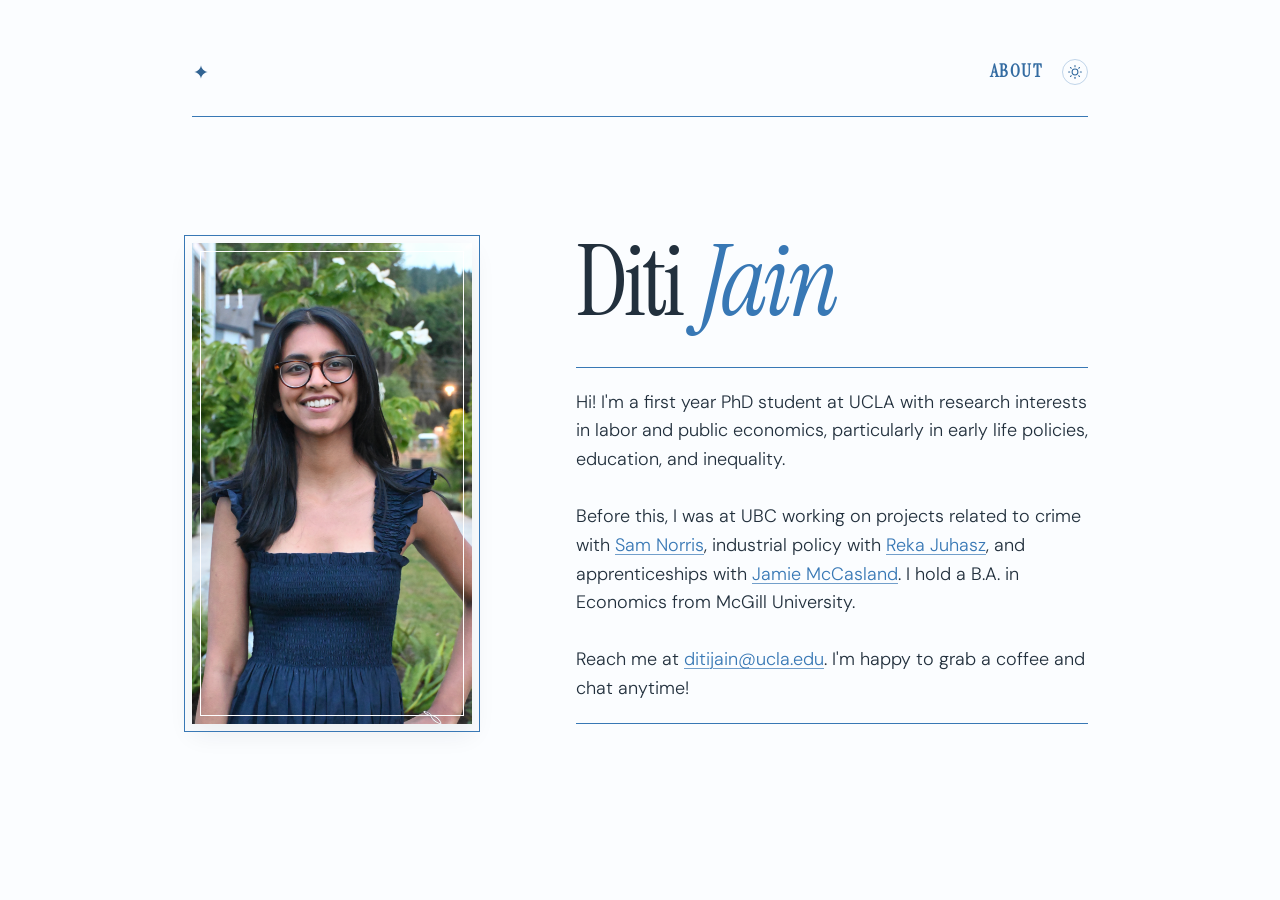
<file: index.html>
<!doctype html>
<html lang="en" data-theme="light">
<head>
  <meta charset="utf-8" />
  <meta name="viewport" content="width=device-width, initial-scale=1" />
  <title>Diti Jain</title>
  <link rel="icon" href="favicon.svg" type="image/svg+xml" />
  <link rel="preconnect" href="https://fonts.googleapis.com" />
  <link rel="preconnect" href="https://fonts.gstatic.com" crossorigin />
  <link
    href="https://fonts.googleapis.com/css2?family=Instrument+Serif:ital@0;1&family=DM+Sans:ital,opsz,wght@0,9..40,300;0,9..40,400;0,9..40,500;1,9..40,300&display=swap"
    rel="stylesheet"
  />
  <link rel="stylesheet" href="style.css" />
</head>
<body>
  <main class="site" id="top">
    <header class="site-header">
      <div class="site-motif" aria-hidden="true">
        <svg viewBox="0 0 32 32">
          <path d="M16 4C16.7 10.2 21.8 15.3 28 16C21.8 16.7 16.7 21.8 16 28C15.3 21.8 10.2 16.7 4 16C10.2 15.3 15.3 10.2 16 4Z" />
        </svg>
      </div>
      <nav class="site-nav" aria-label="Section navigation">
        <a href="#about">About</a>
      </nav>
      <button
        class="theme-toggle"
        onclick="toggleTheme()"
        id="theme-btn"
        aria-label="Switch to dark mode"
        title="Switch to dark mode"
      >
        <svg class="icon-moon" viewBox="0 0 24 24"><path d="M21 12.79A9 9 0 1 1 11.21 3 7 7 0 0 0 21 12.79z"/></svg>
        <svg class="icon-sun" viewBox="0 0 24 24"><circle cx="12" cy="12" r="5"/><line x1="12" y1="1" x2="12" y2="3"/><line x1="12" y1="21" x2="12" y2="23"/><line x1="4.22" y1="4.22" x2="5.64" y2="5.64"/><line x1="18.36" y1="18.36" x2="19.78" y2="19.78"/><line x1="1" y1="12" x2="3" y2="12"/><line x1="21" y1="12" x2="23" y2="12"/><line x1="4.22" y1="19.78" x2="5.64" y2="18.36"/><line x1="18.36" y1="5.64" x2="19.78" y2="4.22"/></svg>
      </button>
    </header>

    <section class="hero" id="about">
      <figure class="hero-portrait">
        <img src="portrait.jpg" alt="Portrait of Diti Jain" />
      </figure>

      <h1 class="hero-name">
        <span class="name-black">Diti</span>
        <span class="name-blue">Jain</span>
      </h1>

      <div class="hero-blurb">
        <p>
          Hi! I'm a first year PhD student at UCLA with research interests in labor and public economics,
          particularly in early life policies, education, and inequality.
        </p>
        <p>
          Before this, I was at UBC working on projects related to crime with
          <a href="https://www.samuel-norris.com" target="_blank" rel="noreferrer">Sam Norris</a>,
          industrial policy with
          <a href="https://www.rjuhasz.com" target="_blank" rel="noreferrer">Reka Juhasz</a>,
          and apprenticeships with
          <a href="https://sites.google.com/site/jamiemccasland" target="_blank" rel="noreferrer">Jamie McCasland</a>. I hold a B.A. in Economics from McGill University.
        </p>
        <p>
          Reach me at <a href="mailto:ditijain@ucla.edu">ditijain@ucla.edu</a>. I'm happy to grab a coffee and chat anytime!
        </p>
      </div>
    </section>
  </main>
  <script>
    function toggleTheme() {
      var html = document.documentElement;
      var isDark = html.getAttribute("data-theme") === "dark";
      html.setAttribute("data-theme", isDark ? "light" : "dark");
      var btn = document.getElementById("theme-btn");
      var label = isDark ? "Switch to dark mode" : "Switch to light mode";
      btn.setAttribute("aria-label", label);
      btn.setAttribute("title", label);
    }
  </script>
</body>
</html>
</file>
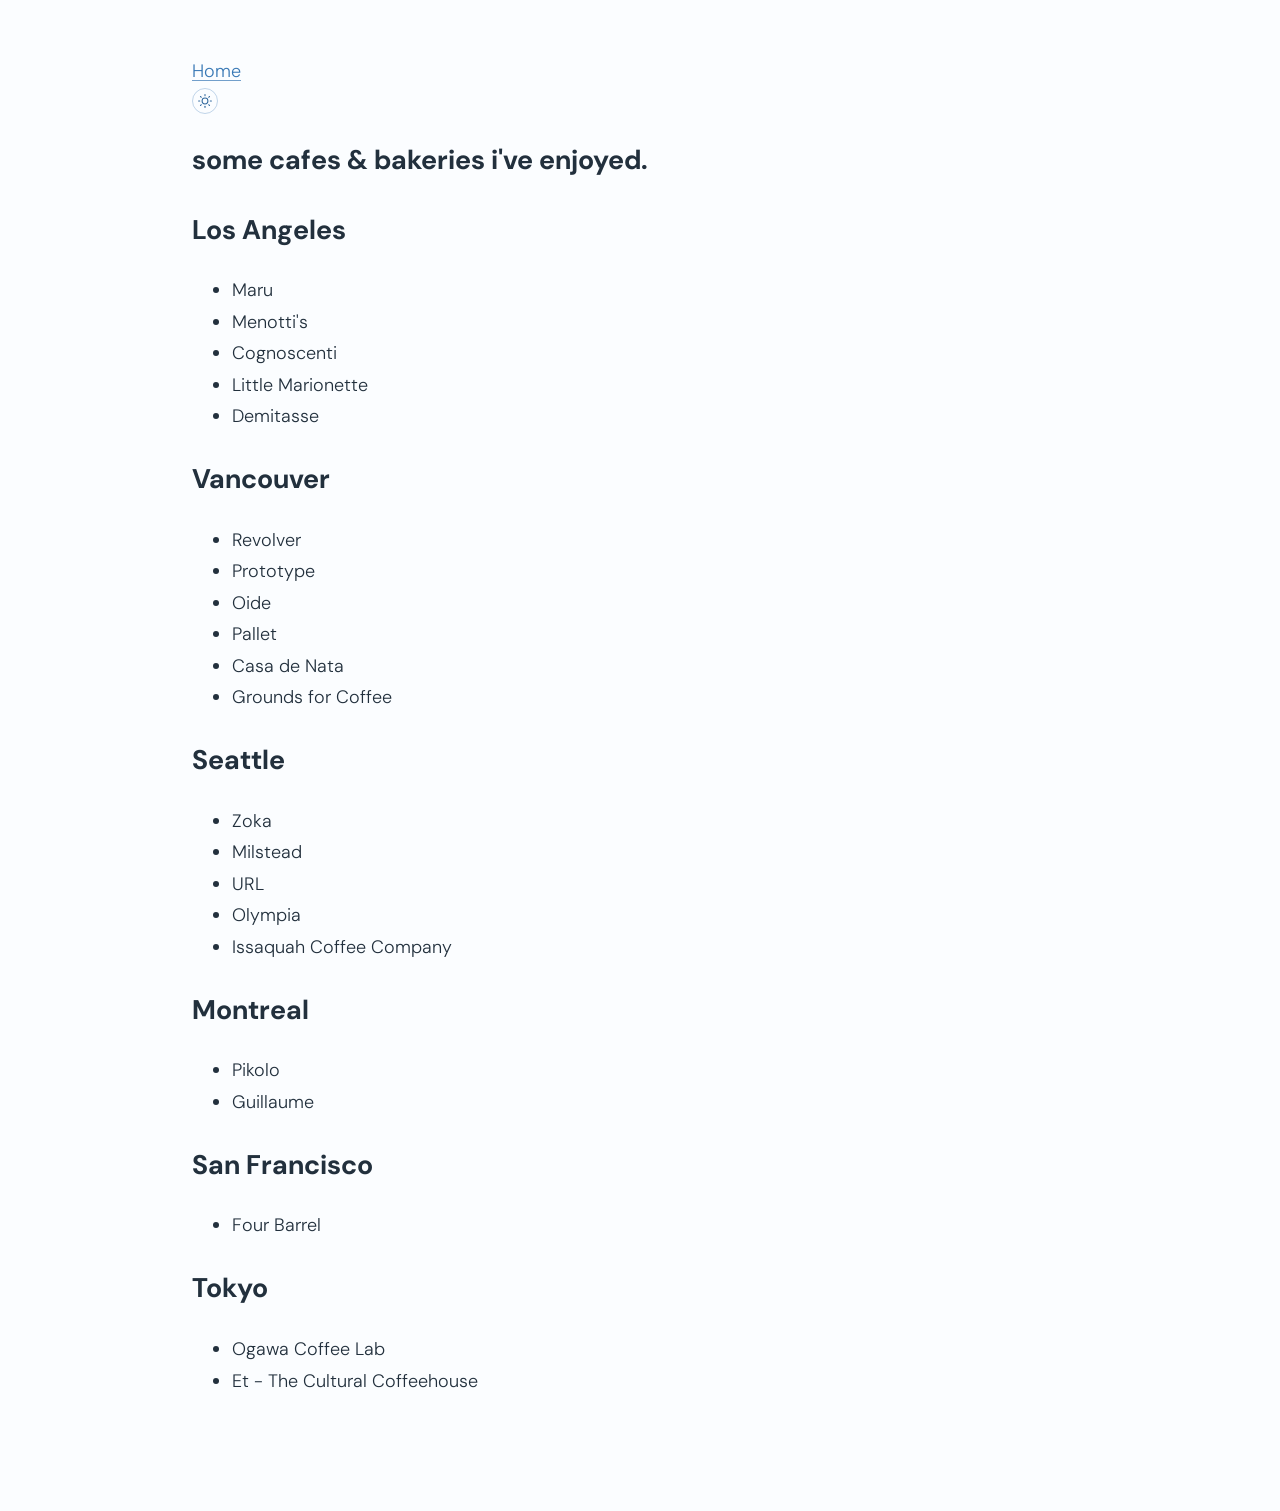
<file: coffee.html>
<!doctype html>
<html lang="en" data-theme="light">
<head>
  <meta charset="utf-8" />
  <meta name="viewport" content="width=device-width, initial-scale=1" />
  <title>Diti Jain</title>
  <link rel="icon" href="favicon.svg" type="image/svg+xml" />
  <link rel="preconnect" href="https://fonts.googleapis.com" />
  <link rel="preconnect" href="https://fonts.gstatic.com" crossorigin />
  <link
    href="https://fonts.googleapis.com/css2?family=Instrument+Serif:ital@0;1&family=DM+Sans:ital,opsz,wght@0,9..40,300;0,9..40,400;0,9..40,500;1,9..40,300&display=swap"
    rel="stylesheet"
  />
  <link rel="stylesheet" href="style.css" />
</head>
<body class="subpage">
  <main class="site">
    <header class="subpage-header">
      <a class="subpage-home" href="index.html">Home</a>
      <button
        class="theme-toggle"
        onclick="toggleTheme()"
        id="theme-btn"
        aria-label="Switch to dark mode"
        title="Switch to dark mode"
      >
        <svg class="icon-moon" viewBox="0 0 24 24"><path d="M21 12.79A9 9 0 1 1 11.21 3 7 7 0 0 0 21 12.79z"/></svg>
        <svg class="icon-sun" viewBox="0 0 24 24"><circle cx="12" cy="12" r="5"/><line x1="12" y1="1" x2="12" y2="3"/><line x1="12" y1="21" x2="12" y2="23"/><line x1="4.22" y1="4.22" x2="5.64" y2="5.64"/><line x1="18.36" y1="18.36" x2="19.78" y2="19.78"/><line x1="1" y1="12" x2="3" y2="12"/><line x1="21" y1="12" x2="23" y2="12"/><line x1="4.22" y1="19.78" x2="5.64" y2="18.36"/><line x1="18.36" y1="5.64" x2="19.78" y2="4.22"/></svg>
      </button>
    </header>

    <section class="coffee-page">
      <header class="coffee-heading">
        <h1 class="coffee-intro">
          <span>some cafes</span>
          <span class="coffee-intro-shift">& bakeries</span>
          <span>i've enjoyed.</span>
        </h1>
      </header>

      <div class="coffee-listing">
        <div class="coffee-grid">
          <section class="city-entry" id="los-angeles">
            <h2 class="city-name">Los Angeles</h2>
            <div class="city-detail">
              <div class="place-group">
                <ul class="place-list">
                  <li>Maru</li>
                  <li>Menotti's</li>
                  <li>Cognoscenti</li>
                  <li>Little Marionette</li>
                  <li>Demitasse</li>
                </ul>
              </div>
            </div>
          </section>

          <section class="city-entry" id="vancouver">
            <h2 class="city-name">Vancouver</h2>
            <div class="city-detail">
              <div class="place-group">
                <ul class="place-list">
                  <li>Revolver</li>
                  <li>Prototype</li>
                  <li>Oide</li>
                  <li>Pallet</li>
                  <li class="bakery-item">Casa de Nata</li>
                  <li class="bakery-item">Grounds for Coffee</li>
                </ul>
              </div>
            </div>
          </section>

          <section class="city-entry" id="seattle">
            <h2 class="city-name">Seattle</h2>
            <div class="city-detail">
              <div class="place-group">
                <ul class="place-list">
                  <li>Zoka</li>
                  <li>Milstead</li>
                  <li>URL</li>
                  <li>Olympia</li>
                  <li>Issaquah Coffee Company</li>
                </ul>
              </div>
            </div>
          </section>

          <section class="city-entry" id="montreal">
            <h2 class="city-name">Montreal</h2>
            <div class="city-detail">
              <div class="place-group">
                <ul class="place-list">
                  <li>Pikolo</li>
                  <li class="bakery-item">Guillaume</li>
                </ul>
              </div>
            </div>
          </section>

          <section class="city-entry" id="san-francisco">
            <h2 class="city-name">San Francisco</h2>
            <div class="city-detail">
              <div class="place-group">
                <ul class="place-list">
                  <li>Four Barrel</li>
                </ul>
              </div>
            </div>
          </section>

          <section class="city-entry" id="tokyo">
            <h2 class="city-name">Tokyo</h2>
            <div class="city-detail">
              <div class="place-group">
                <ul class="place-list">
                  <li>Ogawa Coffee Lab</li>
                  <li>Et - The Cultural Coffeehouse</li>
                </ul>
              </div>
            </div>
          </section>
        </div>
      </div>
    </section>
  </main>

  <script>
    function toggleTheme() {
      var html = document.documentElement;
      var isDark = html.getAttribute("data-theme") === "dark";
      html.setAttribute("data-theme", isDark ? "light" : "dark");
      var btn = document.getElementById("theme-btn");
      var label = isDark ? "Switch to dark mode" : "Switch to light mode";
      btn.setAttribute("aria-label", label);
      btn.setAttribute("title", label);
    }
  </script>
</body>
</html>
</file>
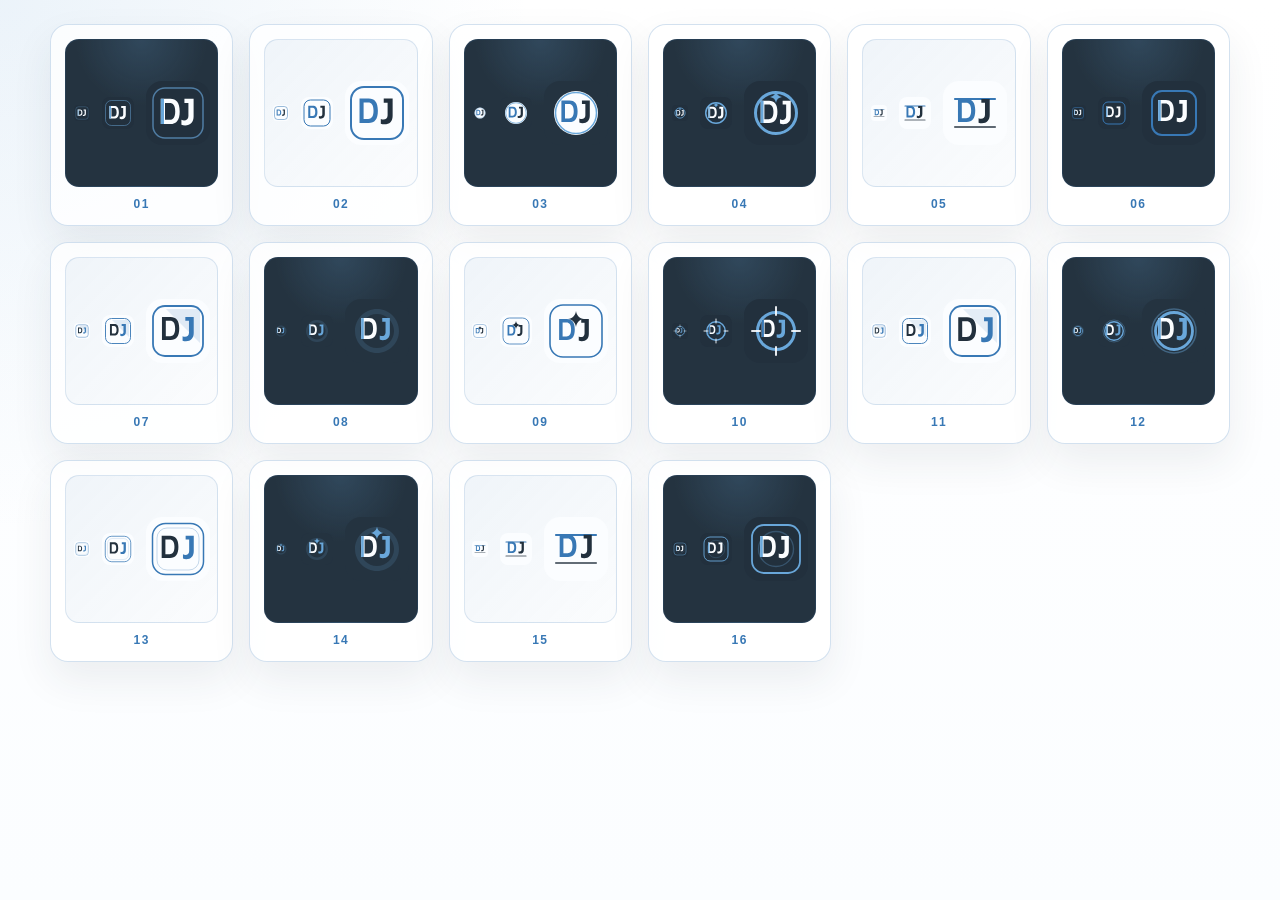
<file: favicon-mockups.html>
<!doctype html>
<html lang="en" data-theme="light">
<head>
  <meta charset="utf-8" />
  <meta name="viewport" content="width=device-width, initial-scale=1" />
  <title>Favicon Mockups</title>
  <style>
    :root {
      --bg: #fbfdff;
      --text: #22303d;
      --accent: #3878b5;
      --line: rgba(56, 120, 181, 0.22);
      --panel: rgba(255, 255, 255, 0.78);
      --shadow: 0 18px 40px rgba(34, 48, 61, 0.08);
    }

    * {
      box-sizing: border-box;
    }

    body {
      margin: 0;
      min-height: 100vh;
      background:
        radial-gradient(circle at top left, rgba(95, 158, 212, 0.12), transparent 34%),
        linear-gradient(180deg, #ffffff, var(--bg));
      color: var(--text);
      font-family: ui-sans-serif, -apple-system, BlinkMacSystemFont, "Segoe UI", sans-serif;
    }

    .page {
      width: min(1180px, calc(100% - 32px));
      margin: 0 auto;
      padding: 24px 0 40px;
    }

    .grid {
      display: grid;
      grid-template-columns: repeat(auto-fit, minmax(180px, 1fr));
      gap: 16px;
    }

    .card {
      padding: 14px;
      border: 1px solid var(--line);
      border-radius: 18px;
      background: var(--panel);
      box-shadow: var(--shadow);
    }

    .swatch {
      display: grid;
      place-items: center;
      min-height: 148px;
      border-radius: 14px;
      background:
        linear-gradient(135deg, rgba(56, 120, 181, 0.08), rgba(56, 120, 181, 0.02)),
        #ffffff;
      border: 1px solid rgba(56, 120, 181, 0.16);
    }

    .swatch.dark {
      background:
        radial-gradient(circle at top, rgba(105, 167, 218, 0.18), transparent 40%),
        #243340;
    }

    .sizes {
      display: flex;
      align-items: center;
      justify-content: center;
      gap: 12px;
    }

    .sizes img {
      display: block;
    }

    .sizes img:nth-child(1) {
      width: 16px;
      height: 16px;
    }

    .sizes img:nth-child(2) {
      width: 32px;
      height: 32px;
    }

    .sizes img:nth-child(3) {
      width: 64px;
      height: 64px;
    }

    .index {
      margin: 10px 0 0;
      color: var(--accent);
      font-size: 12px;
      font-weight: 600;
      letter-spacing: 0.12em;
      text-align: center;
    }
  </style>
</head>
<body>
  <main class="page">
    <section class="grid" aria-label="Favicon mockups">
      <article class="card">
        <div class="swatch dark">
          <div class="sizes">
            <img src="favicons/favicon-option-01.svg" alt="Favicon option 01 at 16 pixels" />
            <img src="favicons/favicon-option-01.svg" alt="Favicon option 01 at 32 pixels" />
            <img src="favicons/favicon-option-01.svg" alt="Favicon option 01 at 64 pixels" />
          </div>
        </div>
        <div class="index">01</div>
      </article>

      <article class="card">
        <div class="swatch">
          <div class="sizes">
            <img src="favicons/favicon-option-02.svg" alt="Favicon option 02 at 16 pixels" />
            <img src="favicons/favicon-option-02.svg" alt="Favicon option 02 at 32 pixels" />
            <img src="favicons/favicon-option-02.svg" alt="Favicon option 02 at 64 pixels" />
          </div>
        </div>
        <div class="index">02</div>
      </article>

      <article class="card">
        <div class="swatch dark">
          <div class="sizes">
            <img src="favicons/favicon-option-03.svg" alt="Favicon option 03 at 16 pixels" />
            <img src="favicons/favicon-option-03.svg" alt="Favicon option 03 at 32 pixels" />
            <img src="favicons/favicon-option-03.svg" alt="Favicon option 03 at 64 pixels" />
          </div>
        </div>
        <div class="index">03</div>
      </article>

      <article class="card">
        <div class="swatch dark">
          <div class="sizes">
            <img src="favicons/favicon-option-04.svg" alt="Favicon option 04 at 16 pixels" />
            <img src="favicons/favicon-option-04.svg" alt="Favicon option 04 at 32 pixels" />
            <img src="favicons/favicon-option-04.svg" alt="Favicon option 04 at 64 pixels" />
          </div>
        </div>
        <div class="index">04</div>
      </article>

      <article class="card">
        <div class="swatch">
          <div class="sizes">
            <img src="favicons/favicon-option-05.svg" alt="Favicon option 05 at 16 pixels" />
            <img src="favicons/favicon-option-05.svg" alt="Favicon option 05 at 32 pixels" />
            <img src="favicons/favicon-option-05.svg" alt="Favicon option 05 at 64 pixels" />
          </div>
        </div>
        <div class="index">05</div>
      </article>

      <article class="card">
        <div class="swatch dark">
          <div class="sizes">
            <img src="favicons/favicon-option-06.svg" alt="Favicon option 06 at 16 pixels" />
            <img src="favicons/favicon-option-06.svg" alt="Favicon option 06 at 32 pixels" />
            <img src="favicons/favicon-option-06.svg" alt="Favicon option 06 at 64 pixels" />
          </div>
        </div>
        <div class="index">06</div>
      </article>

      <article class="card">
        <div class="swatch">
          <div class="sizes">
            <img src="favicons/favicon-option-07.svg" alt="Favicon option 07 at 16 pixels" />
            <img src="favicons/favicon-option-07.svg" alt="Favicon option 07 at 32 pixels" />
            <img src="favicons/favicon-option-07.svg" alt="Favicon option 07 at 64 pixels" />
          </div>
        </div>
        <div class="index">07</div>
      </article>

      <article class="card">
        <div class="swatch dark">
          <div class="sizes">
            <img src="favicons/favicon-option-08.svg" alt="Favicon option 08 at 16 pixels" />
            <img src="favicons/favicon-option-08.svg" alt="Favicon option 08 at 32 pixels" />
            <img src="favicons/favicon-option-08.svg" alt="Favicon option 08 at 64 pixels" />
          </div>
        </div>
        <div class="index">08</div>
      </article>

      <article class="card">
        <div class="swatch">
          <div class="sizes">
            <img src="favicons/favicon-option-09.svg" alt="Favicon option 09 at 16 pixels" />
            <img src="favicons/favicon-option-09.svg" alt="Favicon option 09 at 32 pixels" />
            <img src="favicons/favicon-option-09.svg" alt="Favicon option 09 at 64 pixels" />
          </div>
        </div>
        <div class="index">09</div>
      </article>

      <article class="card">
        <div class="swatch dark">
          <div class="sizes">
            <img src="favicons/favicon-option-10.svg" alt="Favicon option 10 at 16 pixels" />
            <img src="favicons/favicon-option-10.svg" alt="Favicon option 10 at 32 pixels" />
            <img src="favicons/favicon-option-10.svg" alt="Favicon option 10 at 64 pixels" />
          </div>
        </div>
        <div class="index">10</div>
      </article>

      <article class="card">
        <div class="swatch">
          <div class="sizes">
            <img src="favicons/favicon-option-11.svg" alt="Favicon option 11 at 16 pixels" />
            <img src="favicons/favicon-option-11.svg" alt="Favicon option 11 at 32 pixels" />
            <img src="favicons/favicon-option-11.svg" alt="Favicon option 11 at 64 pixels" />
          </div>
        </div>
        <div class="index">11</div>
      </article>

      <article class="card">
        <div class="swatch dark">
          <div class="sizes">
            <img src="favicons/favicon-option-12.svg" alt="Favicon option 12 at 16 pixels" />
            <img src="favicons/favicon-option-12.svg" alt="Favicon option 12 at 32 pixels" />
            <img src="favicons/favicon-option-12.svg" alt="Favicon option 12 at 64 pixels" />
          </div>
        </div>
        <div class="index">12</div>
      </article>

      <article class="card">
        <div class="swatch">
          <div class="sizes">
            <img src="favicons/favicon-option-13.svg" alt="Favicon option 13 at 16 pixels" />
            <img src="favicons/favicon-option-13.svg" alt="Favicon option 13 at 32 pixels" />
            <img src="favicons/favicon-option-13.svg" alt="Favicon option 13 at 64 pixels" />
          </div>
        </div>
        <div class="index">13</div>
      </article>

      <article class="card">
        <div class="swatch dark">
          <div class="sizes">
            <img src="favicons/favicon-option-14.svg" alt="Favicon option 14 at 16 pixels" />
            <img src="favicons/favicon-option-14.svg" alt="Favicon option 14 at 32 pixels" />
            <img src="favicons/favicon-option-14.svg" alt="Favicon option 14 at 64 pixels" />
          </div>
        </div>
        <div class="index">14</div>
      </article>

      <article class="card">
        <div class="swatch">
          <div class="sizes">
            <img src="favicons/favicon-option-15.svg" alt="Favicon option 15 at 16 pixels" />
            <img src="favicons/favicon-option-15.svg" alt="Favicon option 15 at 32 pixels" />
            <img src="favicons/favicon-option-15.svg" alt="Favicon option 15 at 64 pixels" />
          </div>
        </div>
        <div class="index">15</div>
      </article>

      <article class="card">
        <div class="swatch dark">
          <div class="sizes">
            <img src="favicons/favicon-option-16.svg" alt="Favicon option 16 at 16 pixels" />
            <img src="favicons/favicon-option-16.svg" alt="Favicon option 16 at 32 pixels" />
            <img src="favicons/favicon-option-16.svg" alt="Favicon option 16 at 64 pixels" />
          </div>
        </div>
        <div class="index">16</div>
      </article>
    </section>
  </main>
</body>
</html>
</file>
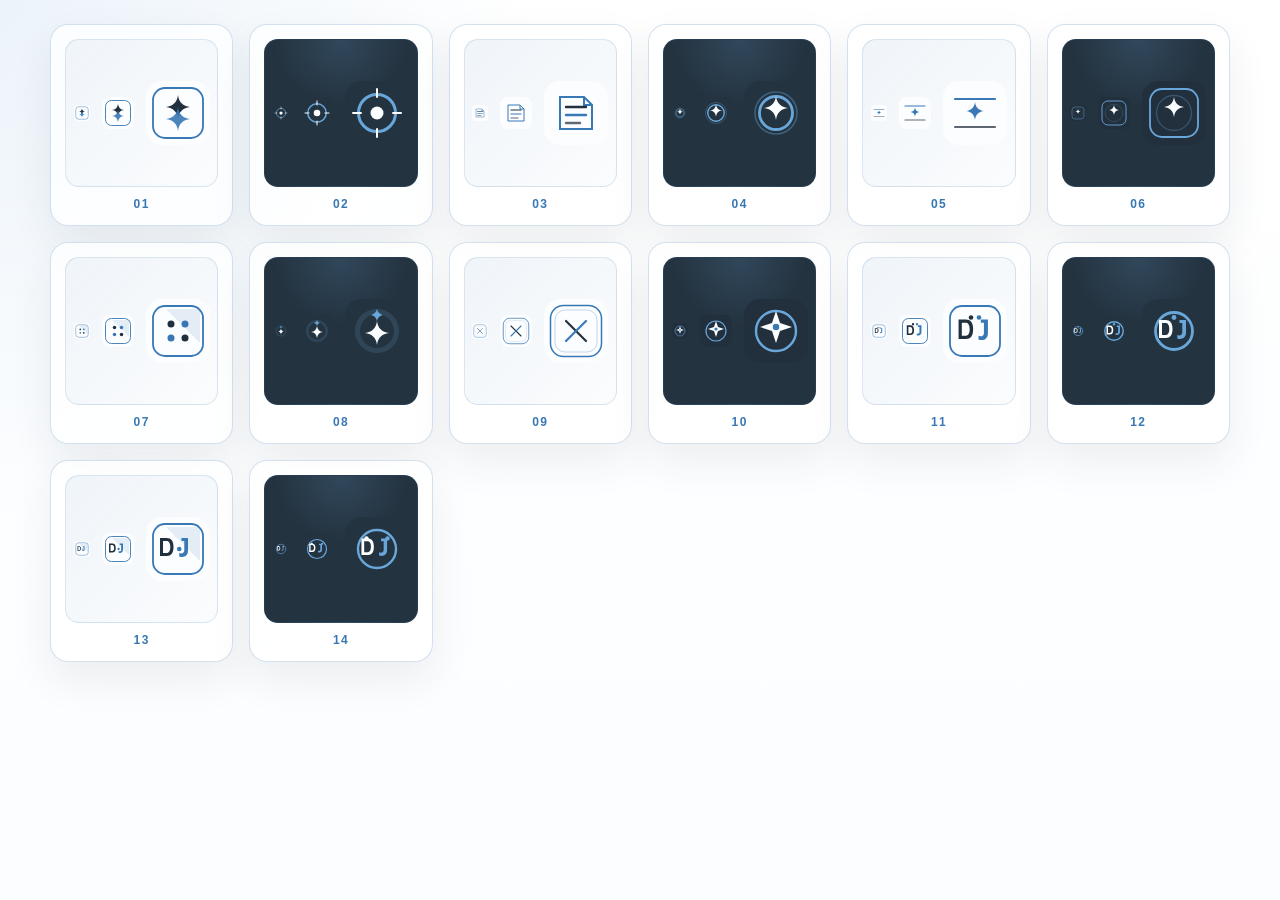
<file: favicon-motifs.html>
<!doctype html>
<html lang="en">
<head>
  <meta charset="utf-8" />
  <meta name="viewport" content="width=device-width, initial-scale=1" />
  <title>Favicon Motifs</title>
  <style>
    :root {
      --bg: #fbfdff;
      --accent: #3878b5;
      --line: rgba(56, 120, 181, 0.22);
      --panel: rgba(255, 255, 255, 0.78);
      --shadow: 0 18px 40px rgba(34, 48, 61, 0.08);
    }

    * {
      box-sizing: border-box;
    }

    body {
      margin: 0;
      min-height: 100vh;
      background:
        radial-gradient(circle at top left, rgba(95, 158, 212, 0.12), transparent 34%),
        linear-gradient(180deg, #ffffff, var(--bg));
      font-family: ui-sans-serif, -apple-system, BlinkMacSystemFont, "Segoe UI", sans-serif;
    }

    .page {
      width: min(1180px, calc(100% - 32px));
      margin: 0 auto;
      padding: 24px 0 40px;
    }

    .grid {
      display: grid;
      grid-template-columns: repeat(auto-fit, minmax(180px, 1fr));
      gap: 16px;
    }

    .card {
      padding: 14px;
      border: 1px solid var(--line);
      border-radius: 18px;
      background: var(--panel);
      box-shadow: var(--shadow);
    }

    .swatch {
      display: grid;
      place-items: center;
      min-height: 148px;
      border-radius: 14px;
      background:
        linear-gradient(135deg, rgba(56, 120, 181, 0.08), rgba(56, 120, 181, 0.02)),
        #ffffff;
      border: 1px solid rgba(56, 120, 181, 0.16);
    }

    .swatch.dark {
      background:
        radial-gradient(circle at top, rgba(105, 167, 218, 0.18), transparent 40%),
        #243340;
    }

    .sizes {
      display: flex;
      align-items: center;
      justify-content: center;
      gap: 12px;
    }

    .sizes img {
      display: block;
    }

    .sizes img:nth-child(1) {
      width: 16px;
      height: 16px;
    }

    .sizes img:nth-child(2) {
      width: 32px;
      height: 32px;
    }

    .sizes img:nth-child(3) {
      width: 64px;
      height: 64px;
    }

    .index {
      margin: 10px 0 0;
      color: var(--accent);
      font-size: 12px;
      font-weight: 600;
      letter-spacing: 0.12em;
      text-align: center;
    }
  </style>
</head>
<body>
  <main class="page">
    <section class="grid" aria-label="Favicon motifs">
      <article class="card">
        <div class="swatch">
          <div class="sizes">
            <img src="favicons/motif-option-01.svg" alt="Motif option 01 at 16 pixels" />
            <img src="favicons/motif-option-01.svg" alt="Motif option 01 at 32 pixels" />
            <img src="favicons/motif-option-01.svg" alt="Motif option 01 at 64 pixels" />
          </div>
        </div>
        <div class="index">01</div>
      </article>

      <article class="card">
        <div class="swatch dark">
          <div class="sizes">
            <img src="favicons/motif-option-02.svg" alt="Motif option 02 at 16 pixels" />
            <img src="favicons/motif-option-02.svg" alt="Motif option 02 at 32 pixels" />
            <img src="favicons/motif-option-02.svg" alt="Motif option 02 at 64 pixels" />
          </div>
        </div>
        <div class="index">02</div>
      </article>

      <article class="card">
        <div class="swatch">
          <div class="sizes">
            <img src="favicons/motif-option-03.svg" alt="Motif option 03 at 16 pixels" />
            <img src="favicons/motif-option-03.svg" alt="Motif option 03 at 32 pixels" />
            <img src="favicons/motif-option-03.svg" alt="Motif option 03 at 64 pixels" />
          </div>
        </div>
        <div class="index">03</div>
      </article>

      <article class="card">
        <div class="swatch dark">
          <div class="sizes">
            <img src="favicons/motif-option-04.svg" alt="Motif option 04 at 16 pixels" />
            <img src="favicons/motif-option-04.svg" alt="Motif option 04 at 32 pixels" />
            <img src="favicons/motif-option-04.svg" alt="Motif option 04 at 64 pixels" />
          </div>
        </div>
        <div class="index">04</div>
      </article>

      <article class="card">
        <div class="swatch">
          <div class="sizes">
            <img src="favicons/motif-option-05.svg" alt="Motif option 05 at 16 pixels" />
            <img src="favicons/motif-option-05.svg" alt="Motif option 05 at 32 pixels" />
            <img src="favicons/motif-option-05.svg" alt="Motif option 05 at 64 pixels" />
          </div>
        </div>
        <div class="index">05</div>
      </article>

      <article class="card">
        <div class="swatch dark">
          <div class="sizes">
            <img src="favicons/motif-option-06.svg" alt="Motif option 06 at 16 pixels" />
            <img src="favicons/motif-option-06.svg" alt="Motif option 06 at 32 pixels" />
            <img src="favicons/motif-option-06.svg" alt="Motif option 06 at 64 pixels" />
          </div>
        </div>
        <div class="index">06</div>
      </article>

      <article class="card">
        <div class="swatch">
          <div class="sizes">
            <img src="favicons/motif-option-07.svg" alt="Motif option 07 at 16 pixels" />
            <img src="favicons/motif-option-07.svg" alt="Motif option 07 at 32 pixels" />
            <img src="favicons/motif-option-07.svg" alt="Motif option 07 at 64 pixels" />
          </div>
        </div>
        <div class="index">07</div>
      </article>

      <article class="card">
        <div class="swatch dark">
          <div class="sizes">
            <img src="favicons/motif-option-08.svg" alt="Motif option 08 at 16 pixels" />
            <img src="favicons/motif-option-08.svg" alt="Motif option 08 at 32 pixels" />
            <img src="favicons/motif-option-08.svg" alt="Motif option 08 at 64 pixels" />
          </div>
        </div>
        <div class="index">08</div>
      </article>

      <article class="card">
        <div class="swatch">
          <div class="sizes">
            <img src="favicons/motif-option-09.svg" alt="Motif option 09 at 16 pixels" />
            <img src="favicons/motif-option-09.svg" alt="Motif option 09 at 32 pixels" />
            <img src="favicons/motif-option-09.svg" alt="Motif option 09 at 64 pixels" />
          </div>
        </div>
        <div class="index">09</div>
      </article>

      <article class="card">
        <div class="swatch dark">
          <div class="sizes">
            <img src="favicons/motif-option-10.svg" alt="Motif option 10 at 16 pixels" />
            <img src="favicons/motif-option-10.svg" alt="Motif option 10 at 32 pixels" />
            <img src="favicons/motif-option-10.svg" alt="Motif option 10 at 64 pixels" />
          </div>
        </div>
        <div class="index">10</div>
      </article>

      <article class="card">
        <div class="swatch">
          <div class="sizes">
            <img src="favicons/motif-option-11.svg" alt="Motif option 11 at 16 pixels" />
            <img src="favicons/motif-option-11.svg" alt="Motif option 11 at 32 pixels" />
            <img src="favicons/motif-option-11.svg" alt="Motif option 11 at 64 pixels" />
          </div>
        </div>
        <div class="index">11</div>
      </article>

      <article class="card">
        <div class="swatch dark">
          <div class="sizes">
            <img src="favicons/motif-option-12.svg" alt="Motif option 12 at 16 pixels" />
            <img src="favicons/motif-option-12.svg" alt="Motif option 12 at 32 pixels" />
            <img src="favicons/motif-option-12.svg" alt="Motif option 12 at 64 pixels" />
          </div>
        </div>
        <div class="index">12</div>
      </article>

      <article class="card">
        <div class="swatch">
          <div class="sizes">
            <img src="favicons/motif-option-13.svg" alt="Motif option 13 at 16 pixels" />
            <img src="favicons/motif-option-13.svg" alt="Motif option 13 at 32 pixels" />
            <img src="favicons/motif-option-13.svg" alt="Motif option 13 at 64 pixels" />
          </div>
        </div>
        <div class="index">13</div>
      </article>

      <article class="card">
        <div class="swatch dark">
          <div class="sizes">
            <img src="favicons/motif-option-14.svg" alt="Motif option 14 at 16 pixels" />
            <img src="favicons/motif-option-14.svg" alt="Motif option 14 at 32 pixels" />
            <img src="favicons/motif-option-14.svg" alt="Motif option 14 at 64 pixels" />
          </div>
        </div>
        <div class="index">14</div>
      </article>
    </section>
  </main>
</body>
</html>
</file>
<file: style.css>
:root {
  --page-width: 1000px;
  --bg: #fbfdff;
  --text: #22303d;
  --accent: #3878b5;
  --accent-hover: #3878b5;
  --accent-hover-soft: rgba(113, 165, 208, 0.24);
  --line: rgba(56, 120, 181, 0.34);
  --shadow: 0 10px 24px rgba(30, 42, 53, 0.07);
  --serif: "Instrument Serif", serif;
  --sans: "DM Sans", sans-serif;
}

[data-theme="dark"] {
  --bg: #243340;
  --text: #eef5fb;
  --accent: #5f9ed4;
  --accent-hover: #69a7da;
  --accent-hover-soft: rgba(105, 167, 218, 0.28);
  --line: rgba(95, 158, 212, 0.4);
  --shadow: 0 10px 24px rgba(0, 0, 0, 0.22);
}

* {
  box-sizing: border-box;
}

html {
  scroll-behavior: smooth;
}

body {
  margin: 0;
  min-height: 100vh;
  background: var(--bg);
  color: var(--text);
  font-family: var(--sans);
  font-size: 18px;
  line-height: 1.75;
  font-weight: 300;
  -webkit-font-smoothing: antialiased;
  text-rendering: optimizeLegibility;
  transition: background 0.3s ease, color 0.3s ease;
}

a {
  color: var(--accent);
  text-decoration-line: underline;
  text-decoration-thickness: 1px;
  text-underline-offset: 0.16em;
  text-decoration-color: color-mix(in srgb, currentColor 70%, transparent);
  transition: color 0.2s ease, text-decoration-color 0.2s ease, background-size 0.2s ease;
}

a:hover {
  color: var(--accent-hover);
  text-decoration-color: currentColor;
}

img {
  display: block;
  max-width: 100%;
}

.site {
  width: min(100%, var(--page-width));
  margin: 0 auto;
  padding: 56px 52px 96px;
}

.site-header {
  display: flex;
  justify-content: flex-end;
  align-items: center;
  gap: 20px;
  padding: 0 0 28px;
  border-bottom: 1.5px solid var(--accent);
}

.site-motif {
  display: flex;
  align-items: center;
  justify-content: center;
  width: 18px;
  height: 18px;
  color: color-mix(in srgb, var(--accent) 72%, var(--text) 28%);
}

.site-motif svg {
  width: 100%;
  height: 100%;
  fill: currentColor;
}

.site-nav {
  display: flex;
  flex-wrap: wrap;
  gap: 20px;
  margin-left: auto;
  justify-content: flex-end;
}

.site-nav a {
  font-family: var(--serif);
  font-size: 18px;
  font-weight: 700;
  letter-spacing: 0.08em;
  text-transform: uppercase;
  color: color-mix(in srgb, var(--accent) 84%, var(--text) 16%);
  text-decoration: none;
}

.site-nav a:hover {
  color: var(--accent-hover);
}

.theme-toggle {
  background: none;
  border: 1px solid color-mix(in srgb, var(--accent) 30%, transparent);
  border-radius: 999px;
  cursor: pointer;
  padding: 5px;
  color: color-mix(in srgb, var(--accent) 82%, var(--text) 18%);
  display: flex;
  align-items: center;
  justify-content: center;
  transition: color 0.2s ease, border-color 0.2s ease, background-color 0.2s ease;
  flex-shrink: 0;
}

.theme-toggle:hover {
  color: var(--accent-hover);
  border-color: color-mix(in srgb, var(--accent-hover) 45%, transparent);
  background: color-mix(in srgb, var(--accent-hover) 7%, transparent);
}

.theme-toggle:focus-visible {
  outline: 2px solid var(--accent);
  outline-offset: 4px;
}

.theme-toggle svg {
  width: 14px;
  height: 14px;
  stroke: currentColor;
  fill: none;
  stroke-width: 1.8;
  stroke-linecap: round;
  stroke-linejoin: round;
}

.icon-moon {
  display: none;
}

.icon-sun {
  display: block;
}

[data-theme="dark"] .icon-moon {
  display: block;
}

[data-theme="dark"] .icon-sun {
  display: none;
}

.hero {
  display: grid;
  grid-template-columns: 300px minmax(0, 1fr);
  grid-template-areas:
    "portrait name"
    "portrait blurb";
  gap: 40px 84px;
  padding: 120px 0 0;
  align-items: start;
}

.hero-name {
  grid-area: name;
  margin: 0;
  display: flex;
  gap: 20px;
  align-items: baseline;
  font-family: var(--serif);
  font-size: clamp(72px, 8vw, 98px);
  font-weight: 400;
  line-height: 0.92;
  letter-spacing: -0.04em;
}

.name-black {
  color: var(--text);
}

.name-blue {
  color: var(--accent);
  font-style: italic;
}

.hero-portrait {
  grid-area: portrait;
  position: relative;
  align-self: stretch;
  margin: 6px 0 0;
  width: 280px;
  padding: 0;
  box-shadow: var(--shadow);
}

.hero-portrait::before {
  content: "";
  position: absolute;
  inset: -8px;
  border: 1px solid var(--accent);
  pointer-events: none;
}

.hero-portrait::after {
  content: "";
  position: absolute;
  inset: 8px;
  border: 1px solid #ffffff;
  pointer-events: none;
}

.hero-portrait img {
  width: 100%;
  height: 100%;
  object-fit: cover;
}

.hero-blurb {
  grid-area: blurb;
  align-self: end;
  padding: 20px 0;
  border-top: 1.5px solid var(--accent);
  border-bottom: 1.5px solid var(--accent);
  max-width: 650px;
  font-size: 18px;
  line-height: 1.6;
}

.hero-blurb a {
  display: inline;
  padding: 0 0.08em;
  margin: 0 -0.08em;
  border-radius: 0.08em;
  background-image: linear-gradient(var(--accent-hover-soft), var(--accent-hover-soft));
  background-repeat: no-repeat;
  background-size: 100% 0;
  background-position: 0 92%;
}

.hero-blurb a:hover,
.hero-blurb a:focus-visible {
  color: var(--accent-hover);
  background-size: 100% 1.05em;
  outline: none;
}

.hero-blurb p {
  margin: 0;
}

.hero-blurb p + p {
  margin-top: 28px;
}

@media (max-width: 860px) {
  .site {
    padding: 28px 24px 72px;
  }

  .site-header {
    padding-bottom: 24px;
  }

  .hero {
    grid-template-columns: 1fr;
    grid-template-areas:
      "name"
      "portrait"
      "blurb";
    gap: 36px;
    padding-top: 44px;
  }

  .hero-name {
    font-size: clamp(54px, 15vw, 72px);
    justify-content: center;
    margin-bottom: 0;
  }

  .hero-portrait {
    width: min(50vw, 220px);
    margin: 0 auto;
  }

  .hero-portrait img {
    height: auto;
  }

  .hero-blurb {
    max-width: none;
    font-size: 15px;
    padding: 22px 0;
  }
}

@media (max-width: 520px) {
  body {
    font-size: 17px;
    line-height: 1.7;
  }

  .site-nav {
    gap: 18px;
  }

  .site-nav a {
    font-size: 16px;
    letter-spacing: 0.08em;
  }
}
</file>
